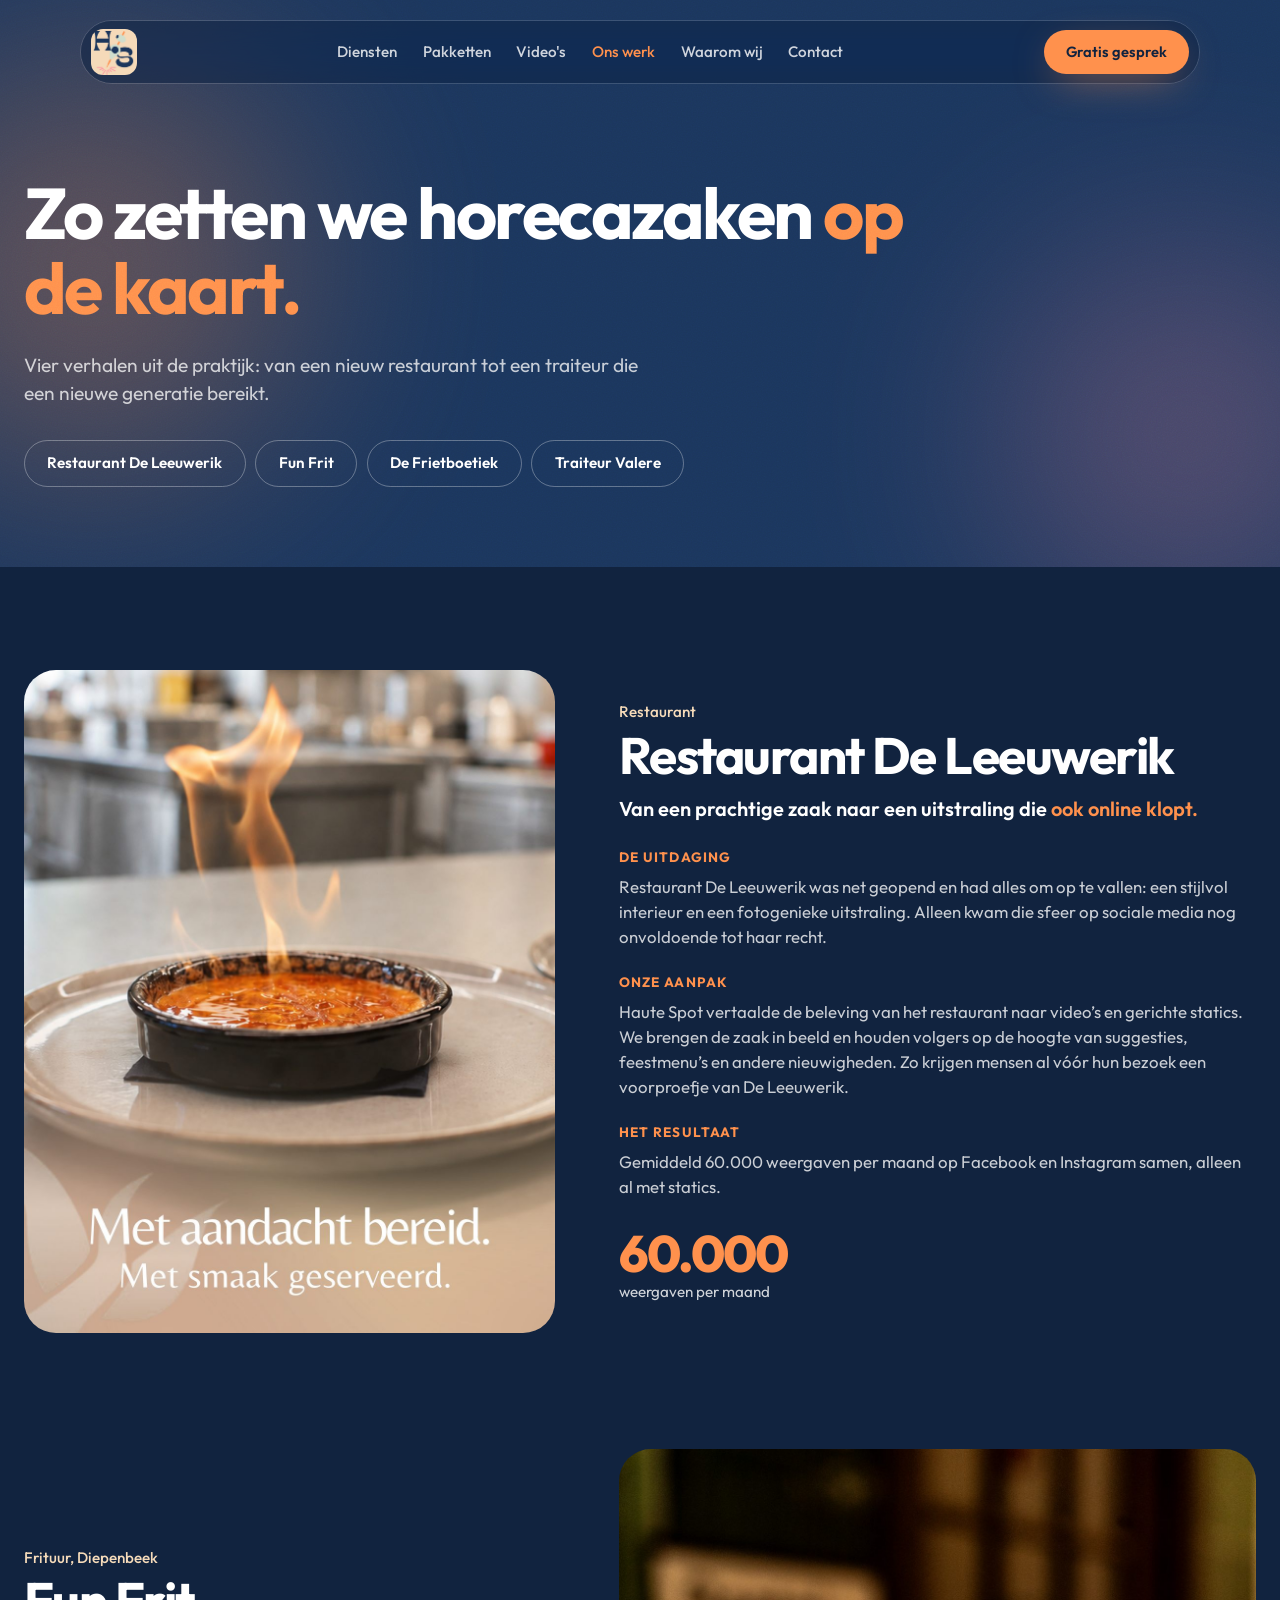
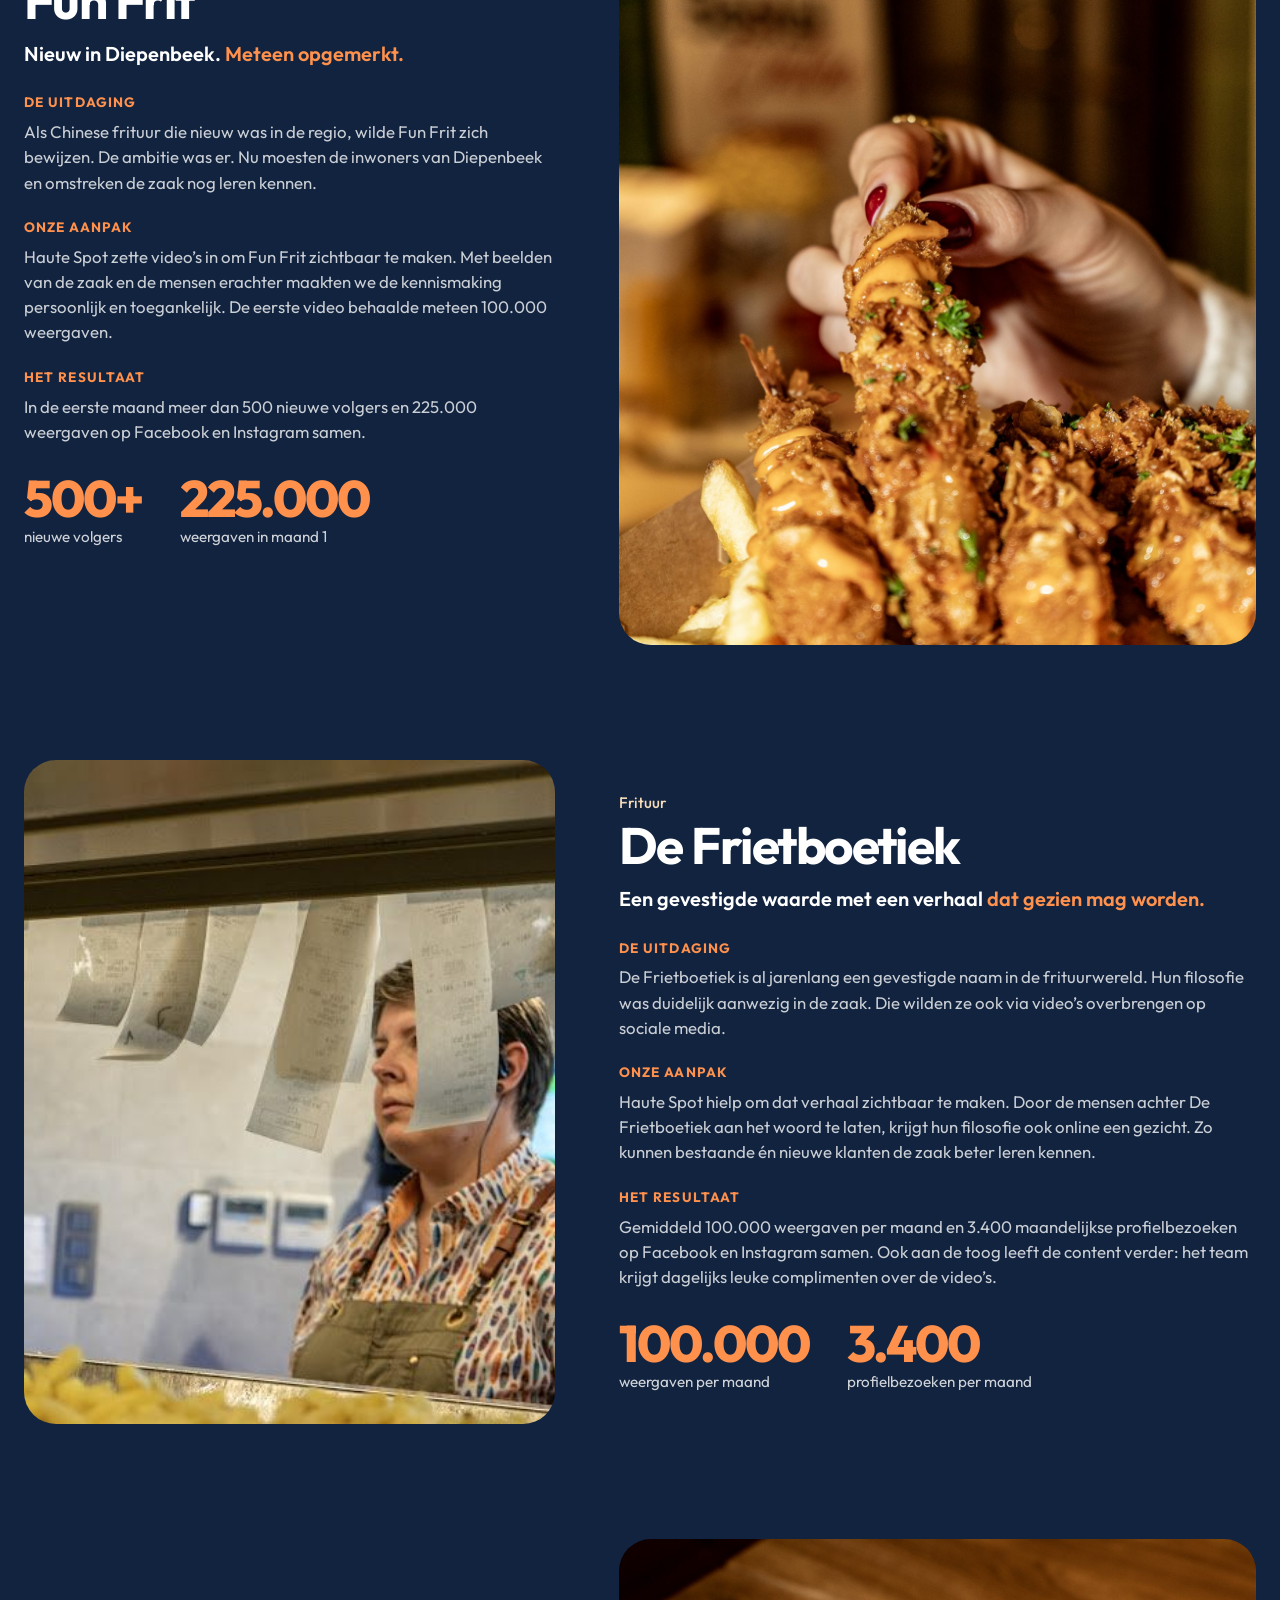
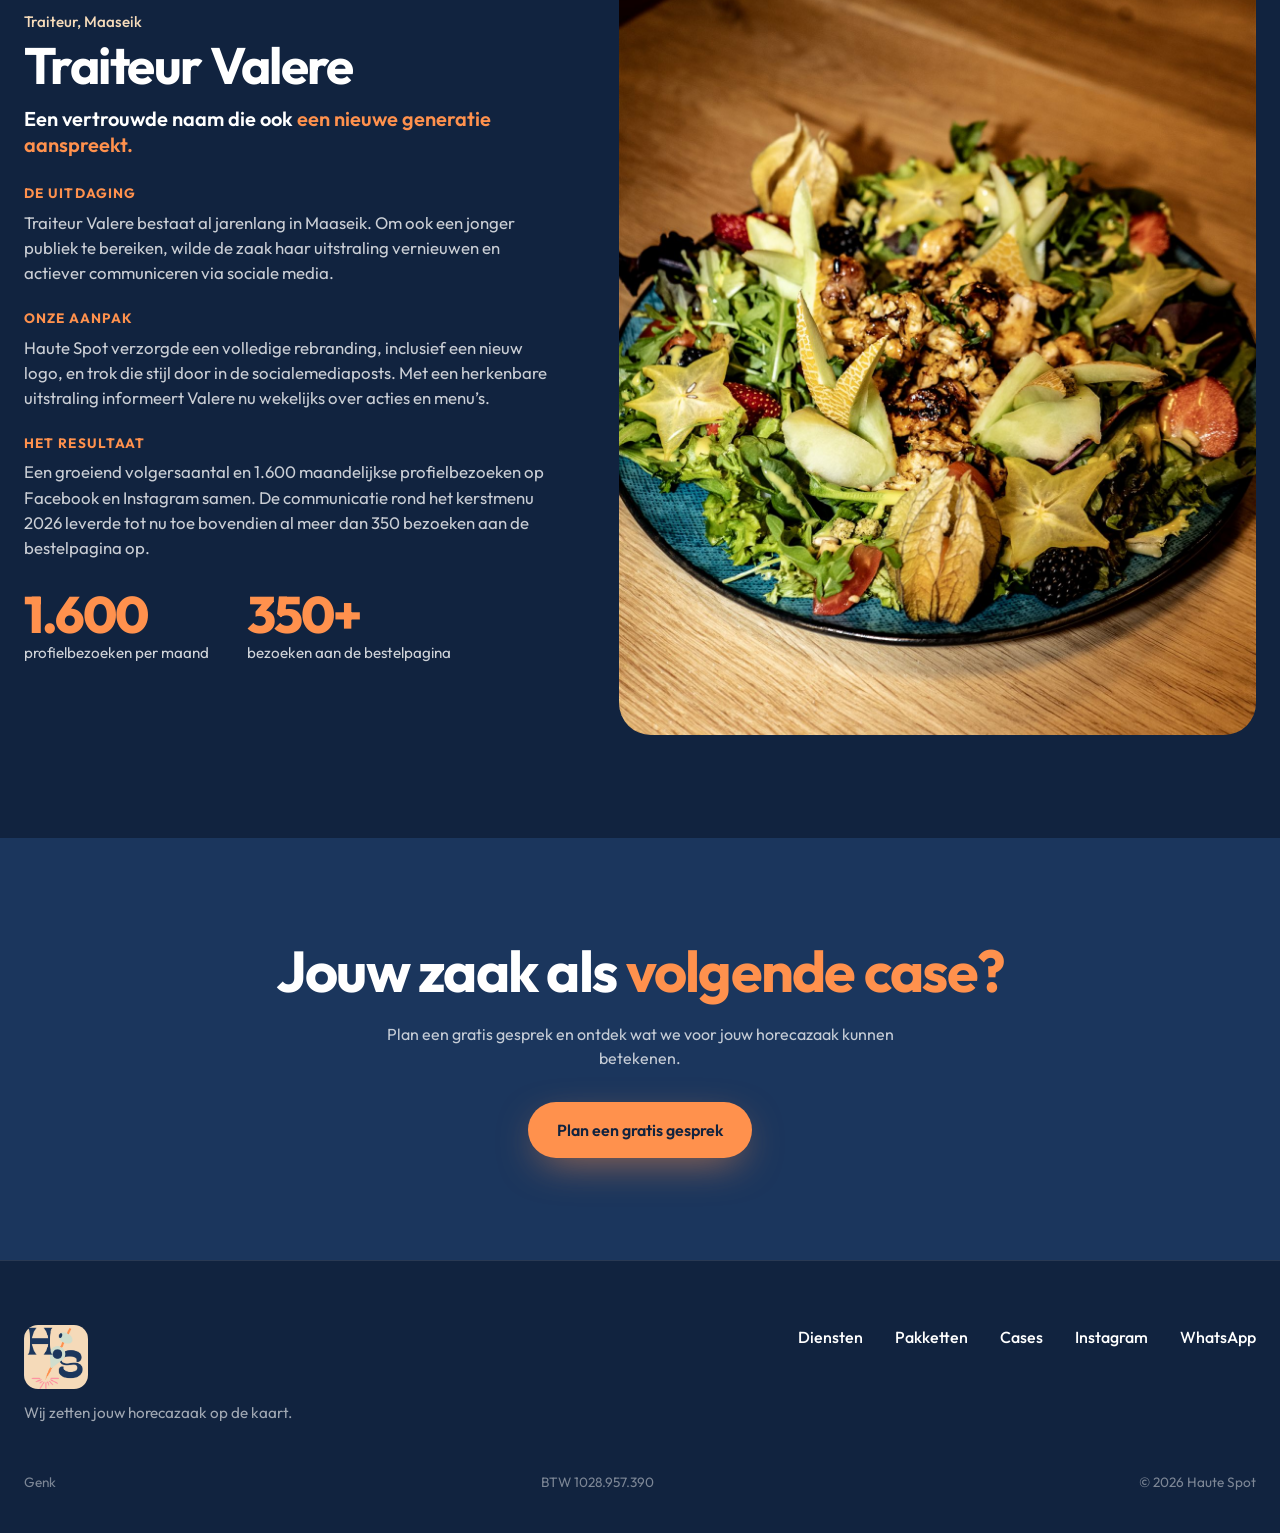
<file: cases.html>
<!doctype html>
<html lang="nl">
<head>
<meta charset="utf-8">
<meta name="viewport" content="width=device-width, initial-scale=1">
<title>Cases | Haute Spot</title>
<meta name="description" content="Lees hoe Haute Spot horecazaken online zichtbaar maakt: de verhalen en resultaten van De Leeuwerik, Fun Frit, De Frietboetiek en Traiteur Valere.">
<link rel="preconnect" href="https://fonts.googleapis.com">
<link rel="preconnect" href="https://fonts.gstatic.com" crossorigin>
<link href="https://fonts.googleapis.com/css2?family=Outfit:wght@300;400;500;600;700;800&display=swap" rel="stylesheet">
<link rel="icon" href="assets/img/logo-mark.png">
<link rel="stylesheet" href="assets/css/styles.css?v=3">
</head>
<body>
<main>
<nav>
  <a href="index.html" class="logo"><img src="assets/img/logo-mark.png" alt="Haute Spot" width="46" height="46"></a>
  <div class="navlinks" id="navlinks">
    <a href="index.html#diensten">Diensten</a>
    <a href="index.html#pakketten">Pakketten</a>
    <a href="videos.html">Video's</a>
    <a href="cases.html" class="current">Ons werk</a>
    <a href="index.html#waarom">Waarom wij</a>
    <a href="index.html#contact">Contact</a>
    <a href="index.html#contact" class="nav-cta">Gratis gesprek</a>
  </div>
  <a href="index.html#contact" class="btn btn-orange">Gratis gesprek</a>
  <button class="burger" type="button" aria-label="Menu openen" aria-expanded="false" aria-controls="navlinks"><span></span><span></span><span></span></button>
</nav>

<header class="vhero grain">
  <div class="orb o1"></div><div class="orb o2"></div>
  <div class="wrap">
    <h1>Zo zetten we horecazaken <em>op de kaart.</em></h1>
    <p>Vier verhalen uit de praktijk: van een nieuw restaurant tot een traiteur die een nieuwe generatie bereikt.</p>
    <div class="filters" style="margin:2rem 0 0"><a class="chip" href="#de-leeuwerik">Restaurant De Leeuwerik</a><a class="chip" href="#fun-frit">Fun Frit</a><a class="chip" href="#de-frietboetiek">De Frietboetiek</a><a class="chip" href="#traiteur-valere">Traiteur Valere</a></div>
  </div>
</header>

<section class="vsec">
  <div class="wrap">
    <article class="cs" id="de-leeuwerik">
      <img src="assets/img/web/p17.jpg" alt="Gerecht met vlam bij Restaurant De Leeuwerik" loading="lazy">
      <div class="cs-body">
        <span class="cs-type">Restaurant</span>
        <h2>Restaurant De Leeuwerik</h2>
        <p class="cs-tag">Van een prachtige zaak naar een uitstraling die <em>ook online klopt.</em></p>
        <h3>De uitdaging</h3>
        <p>Restaurant De Leeuwerik was net geopend en had alles om op te vallen: een stijlvol interieur en een fotogenieke uitstraling. Alleen kwam die sfeer op sociale media nog onvoldoende tot haar recht.</p>
        <h3>Onze aanpak</h3>
        <p>Haute Spot vertaalde de beleving van het restaurant naar video’s en gerichte statics. We brengen de zaak in beeld en houden volgers op de hoogte van suggesties, feestmenu’s en andere nieuwigheden. Zo krijgen mensen al vóór hun bezoek een voorproefje van De Leeuwerik.</p>
        <h3>Het resultaat</h3>
        <p>Gemiddeld 60.000 weergaven per maand op Facebook en Instagram samen, alleen al met statics.</p>
        <div class="stats"><div class="stat"><b>60.000</b><span>weergaven per maand</span></div></div>
      </div>
    </article>
    <article class="cs rev" id="fun-frit">
      <img src="assets/img/web/p19.jpg" alt="Gefrituurde hapjes van Fun Frit" loading="lazy">
      <div class="cs-body">
        <span class="cs-type">Frituur, Diepenbeek</span>
        <h2>Fun Frit</h2>
        <p class="cs-tag">Nieuw in Diepenbeek. <em>Meteen opgemerkt.</em></p>
        <h3>De uitdaging</h3>
        <p>Als Chinese frituur die nieuw was in de regio, wilde Fun Frit zich bewijzen. De ambitie was er. Nu moesten de inwoners van Diepenbeek en omstreken de zaak nog leren kennen.</p>
        <h3>Onze aanpak</h3>
        <p>Haute Spot zette video’s in om Fun Frit zichtbaar te maken. Met beelden van de zaak en de mensen erachter maakten we de kennismaking persoonlijk en toegankelijk. De eerste video behaalde meteen 100.000 weergaven.</p>
        <h3>Het resultaat</h3>
        <p>In de eerste maand meer dan 500 nieuwe volgers en 225.000 weergaven op Facebook en Instagram samen.</p>
        <div class="stats"><div class="stat"><b>500+</b><span>nieuwe volgers</span></div><div class="stat"><b>225.000</b><span>weergaven in maand 1</span></div></div>
      </div>
    </article>
    <article class="cs" id="de-frietboetiek">
      <img src="assets/img/web/p20.jpg" style="object-position:78% center" alt="Medewerkster achter de toog van De Frietboetiek" loading="lazy">
      <div class="cs-body">
        <span class="cs-type">Frituur</span>
        <h2>De Frietboetiek</h2>
        <p class="cs-tag">Een gevestigde waarde met een verhaal <em>dat gezien mag worden.</em></p>
        <h3>De uitdaging</h3>
        <p>De Frietboetiek is al jarenlang een gevestigde naam in de frituurwereld. Hun filosofie was duidelijk aanwezig in de zaak. Die wilden ze ook via video’s overbrengen op sociale media.</p>
        <h3>Onze aanpak</h3>
        <p>Haute Spot hielp om dat verhaal zichtbaar te maken. Door de mensen achter De Frietboetiek aan het woord te laten, krijgt hun filosofie ook online een gezicht. Zo kunnen bestaande én nieuwe klanten de zaak beter leren kennen.</p>
        <h3>Het resultaat</h3>
        <p>Gemiddeld 100.000 weergaven per maand en 3.400 maandelijkse profielbezoeken op Facebook en Instagram samen. Ook aan de toog leeft de content verder: het team krijgt dagelijks leuke complimenten over de video’s.</p>
        <div class="stats"><div class="stat"><b>100.000</b><span>weergaven per maand</span></div><div class="stat"><b>3.400</b><span>profielbezoeken per maand</span></div></div>
      </div>
    </article>
    <article class="cs rev" id="traiteur-valere">
      <img src="assets/img/web/p18.jpg" alt="Verse salade van Traiteur Valere" loading="lazy">
      <div class="cs-body">
        <span class="cs-type">Traiteur, Maaseik</span>
        <h2>Traiteur Valere</h2>
        <p class="cs-tag">Een vertrouwde naam die ook <em>een nieuwe generatie aanspreekt.</em></p>
        <h3>De uitdaging</h3>
        <p>Traiteur Valere bestaat al jarenlang in Maaseik. Om ook een jonger publiek te bereiken, wilde de zaak haar uitstraling vernieuwen en actiever communiceren via sociale media.</p>
        <h3>Onze aanpak</h3>
        <p>Haute Spot verzorgde een volledige rebranding, inclusief een nieuw logo, en trok die stijl door in de socialemediaposts. Met een herkenbare uitstraling informeert Valere nu wekelijks over acties en menu’s.</p>
        <h3>Het resultaat</h3>
        <p>Een groeiend volgersaantal en 1.600 maandelijkse profielbezoeken op Facebook en Instagram samen. De communicatie rond het kerstmenu 2026 leverde tot nu toe bovendien al meer dan 350 bezoeken aan de bestelpagina op.</p>
        <div class="stats"><div class="stat"><b>1.600</b><span>profielbezoeken per maand</span></div><div class="stat"><b>350+</b><span>bezoeken aan de bestelpagina</span></div></div>
      </div>
    </article>
  </div>
</section>

<section class="action" style="padding-block:clamp(4rem,8vw,7rem)">
  <div class="wrap" style="text-align:center">
    <h2 style="font-size:clamp(2rem,4.5vw,3.8rem);font-weight:700;letter-spacing:-.03em;line-height:1.08">Jouw zaak als <em style="font-style:normal;color:var(--orange)">volgende case?</em></h2>
    <p style="margin:1.2rem auto 2rem;color:rgba(255,255,255,.75);max-width:32rem">Plan een gratis gesprek en ontdek wat we voor jouw horecazaak kunnen betekenen.</p>
    <a href="index.html#contact" class="btn btn-orange">Plan een gratis gesprek</a>
  </div>
</section>

<footer>
  <div class="wrap">
    <div class="foot">
      <div>
        <a href="index.html" class="logo"><img src="assets/img/logo-mark.png" alt="Haute Spot" width="64" height="64"></a>
        <p>Wij zetten jouw horecazaak op de kaart.</p>
      </div>
      <div class="links">
        <a href="index.html#diensten">Diensten</a>
    <a href="index.html#pakketten">Pakketten</a>
        <a href="cases.html">Cases</a>
        <a href="https://www.instagram.com/haute_spot_strategy" target="_blank" rel="noopener">Instagram</a>
        <a href="https://wa.me/32493457025" target="_blank" rel="noopener">WhatsApp</a>
      </div>
    </div>
    <div class="legal"><span>Genk</span><span>BTW 1028.957.390</span><span>&copy; 2026 Haute Spot</span></div>
  </div>
</footer>
</main>
<script src="assets/js/nav.js?v=3"></script>
<script src="assets/js/nav.js?v=3"></script>
</body>
</html>
</file>
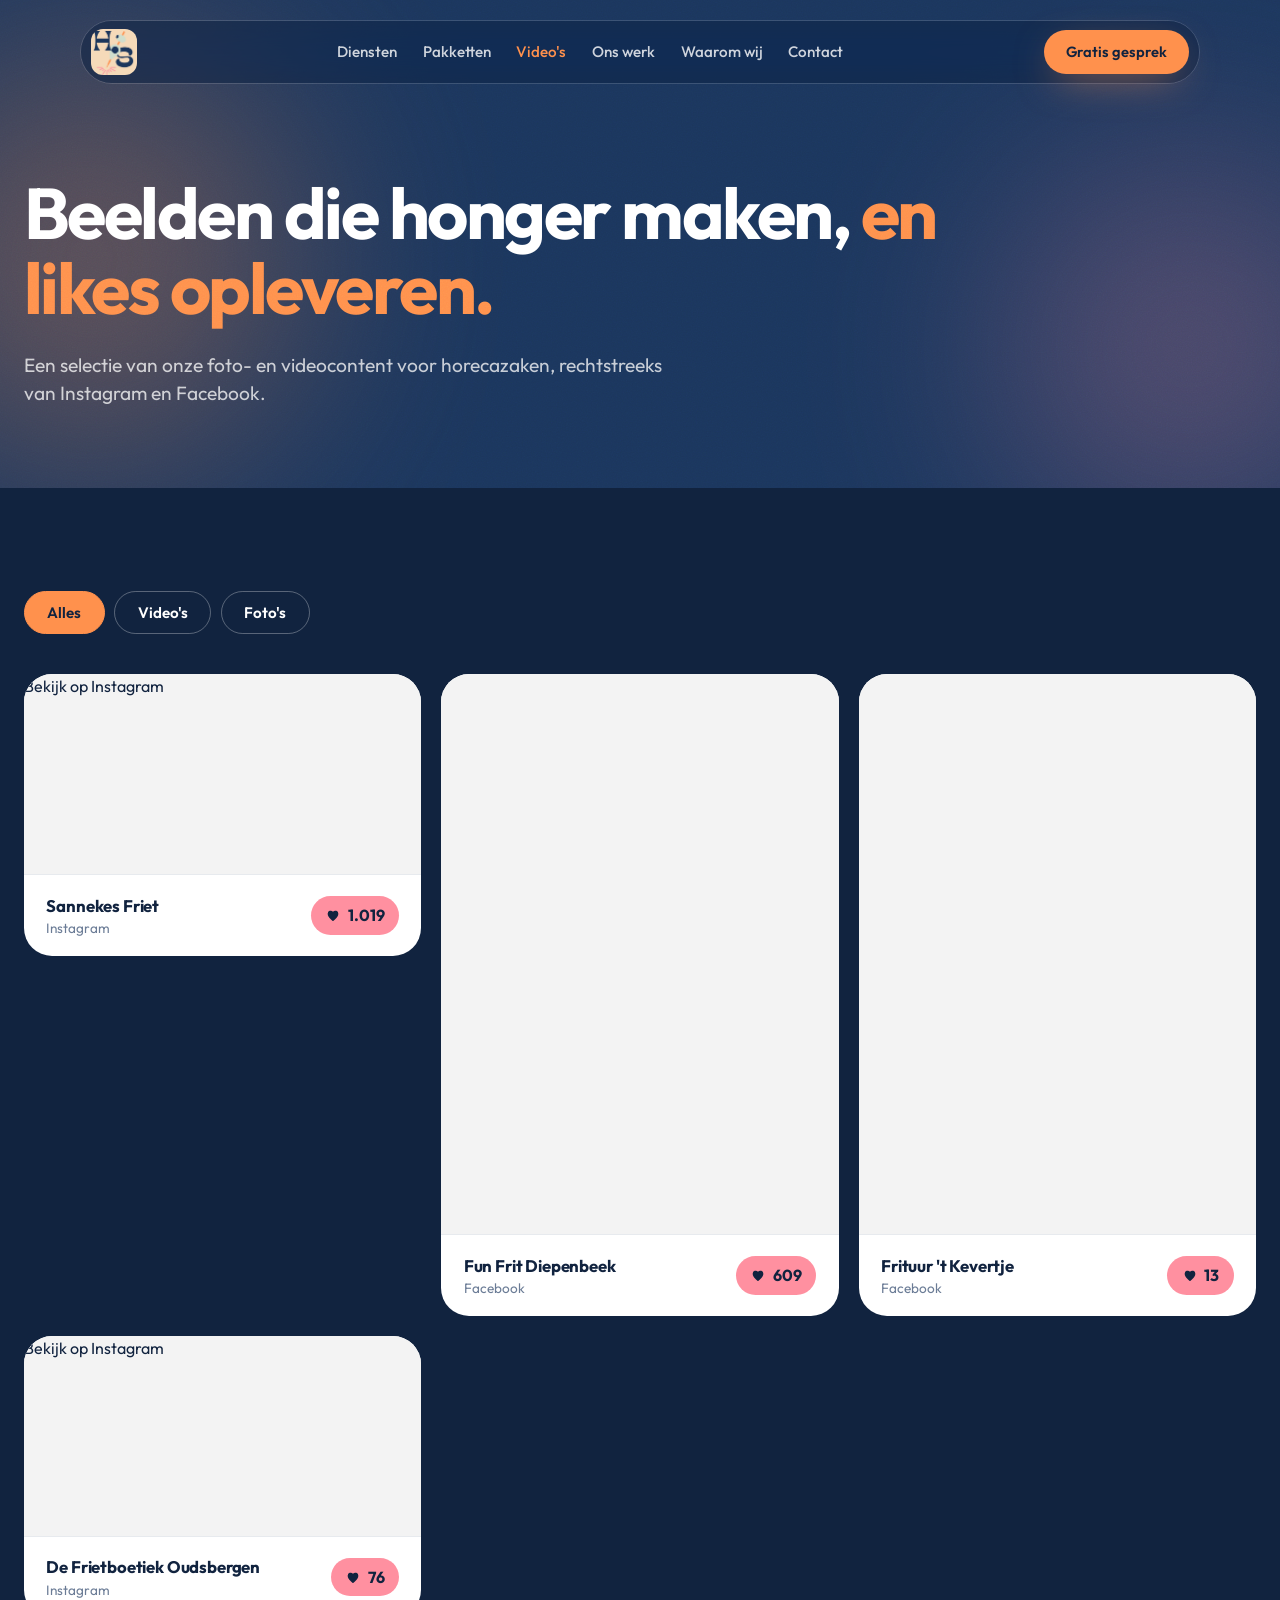
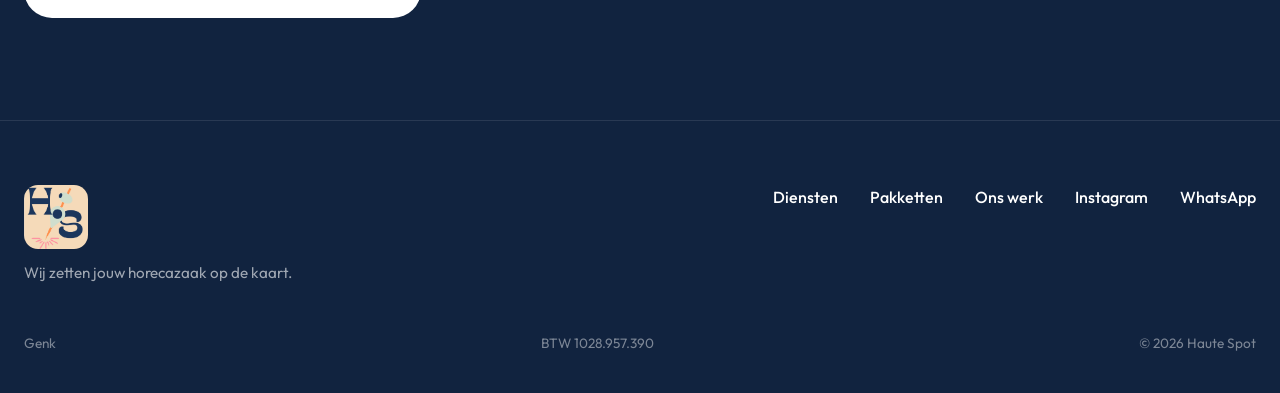
<file: videos.html>
<!doctype html>
<html lang="nl">
<head>
<meta charset="utf-8">
<meta name="viewport" content="width=device-width, initial-scale=1">
<title>Video's | Haute Spot</title>
<meta name="description" content="Bekijk de video's die Haute Spot maakt voor horecazaken, rechtstreeks van Instagram en Facebook, met het aantal likes.">
<link rel="preconnect" href="https://fonts.googleapis.com">
<link rel="preconnect" href="https://fonts.gstatic.com" crossorigin>
<link href="https://fonts.googleapis.com/css2?family=Outfit:wght@300;400;500;600;700;800&display=swap" rel="stylesheet">
<link rel="icon" href="assets/img/logo-mark.png">
<link rel="stylesheet" href="assets/css/styles.css?v=3">
</head>
<body>
<main>
<nav>
  <a href="index.html" class="logo"><img src="assets/img/logo-mark.png" alt="Haute Spot" width="46" height="46"></a>
  <div class="navlinks" id="navlinks">
    <a href="index.html#diensten">Diensten</a>
    <a href="index.html#pakketten">Pakketten</a>
    <a href="videos.html" class="current">Video's</a>
    <a href="index.html#werk">Ons werk</a>
    <a href="index.html#waarom">Waarom wij</a>
    <a href="index.html#contact">Contact</a>
    <a href="index.html#contact" class="nav-cta">Gratis gesprek</a>
  </div>
  <a href="index.html#contact" class="btn btn-orange">Gratis gesprek</a>
  <button class="burger" type="button" aria-label="Menu openen" aria-expanded="false" aria-controls="navlinks"><span></span><span></span><span></span></button>
</nav>

<header class="vhero grain">
  <div class="orb o1"></div><div class="orb o2"></div>
  <div class="wrap">
    <h1>Beelden die honger maken, <em>en likes opleveren.</em></h1>
    <p>Een selectie van onze foto- en videocontent voor horecazaken, rechtstreeks van Instagram en Facebook.</p>
  </div>
</header>

<section class="vsec">
  <div class="wrap">
    <div class="filters" id="filters">
      <button class="chip on" data-f="alle" type="button">Alles</button>
      <button class="chip" data-f="video" type="button">Video's</button>
      <button class="chip" data-f="foto" type="button">Foto's</button>
    </div>
    <div class="vgrid" id="vgrid"></div>
    <p class="vempty" id="vempty" hidden>Binnenkort vind je hier onze nieuwste foto's en video's.</p>
  </div>
</section>

<footer>
  <div class="wrap">
    <div class="foot">
      <div>
        <a href="index.html" class="logo"><img src="assets/img/logo-mark.png" alt="Haute Spot" width="64" height="64"></a>
        <p>Wij zetten jouw horecazaak op de kaart.</p>
      </div>
      <div class="links">
        <a href="index.html#diensten">Diensten</a>
    <a href="index.html#pakketten">Pakketten</a>
        <a href="index.html#werk">Ons werk</a>
        <a href="https://www.instagram.com/haute_spot_strategy" target="_blank" rel="noopener">Instagram</a>
        <a href="https://wa.me/32493457025" target="_blank" rel="noopener">WhatsApp</a>
      </div>
    </div>
    <div class="legal"><span>Genk</span><span>BTW 1028.957.390</span><span>&copy; 2026 Haute Spot</span></div>
  </div>
</footer>
</main>
<script src="assets/js/nav.js?v=3"></script>
<script src="assets/data/videos.js"></script>
<script src="assets/js/videos-page.js"></script>
</body>
</html>
</file>
<file: assets/css/styles.css>
:root{
  --navy:#1B365D;
  --navy-deep:#11233f;
  --orange:#FF914D;
  --pink:#FF90A0;
  --sage:#D1DECE;
  --sand:#F6DBBA;
  --ink:#0e1b30;
  --font:'Outfit',system-ui,sans-serif;
}
*{box-sizing:border-box;margin:0;padding:0}
html{scroll-behavior:smooth}
body{font-family:var(--font);background:var(--navy-deep);color:#fff;-webkit-font-smoothing:antialiased;line-height:1.5}
img{display:block;max-width:100%}
a{color:inherit;text-decoration:none}
main{overflow-x:clip;width:100%;max-width:100%}
.wrap{width:min(1280px,100% - 48px);margin-inline:auto}
.section{padding-block:clamp(7rem,14vw,12rem)}
.grain::after{content:"";position:absolute;inset:0;pointer-events:none;opacity:.12;mix-blend-mode:overlay;background-image:url("data:image/svg+xml,%3Csvg xmlns='http://www.w3.org/2000/svg' width='200' height='200'%3E%3Cfilter id='n'%3E%3CfeTurbulence type='fractalNoise' baseFrequency='.8' numOctaves='2'/%3E%3C/filter%3E%3Crect width='100%25' height='100%25' filter='url(%23n)'/%3E%3C/svg%3E")}

/* buttons */
.btn{display:inline-flex;align-items:center;gap:.6rem;padding:1rem 1.8rem;border-radius:999px;font-weight:600;font-size:1rem;transition:transform .4s cubic-bezier(.2,.8,.2,1),background .3s,box-shadow .4s;border:0;cursor:pointer;font-family:inherit}
.btn:hover{transform:translateY(-3px)}
.btn-orange{background:var(--orange);color:var(--navy-deep);box-shadow:0 12px 40px -12px rgba(255,145,77,.7)}
.btn-orange:hover{background:#ffa56c}
.btn-ghost{background:rgba(255,255,255,.08);color:#fff;border:1px solid rgba(255,255,255,.3);backdrop-filter:blur(10px)}
.btn-ghost:hover{background:rgba(255,255,255,.16)}
.btn-navy{background:var(--navy);color:#fff}

/* nav */
nav{position:fixed;top:20px;left:50%;transform:translateX(-50%);z-index:50;width:min(1120px,100% - 32px);display:flex;align-items:center;justify-content:space-between;gap:1.5rem;padding:.5rem .6rem .5rem .6rem;border-radius:999px;border:1px solid rgba(255,255,255,.14)}
nav::before{content:"";position:absolute;inset:0;z-index:-1;border-radius:inherit;background:rgba(17,35,63,.55);-webkit-backdrop-filter:blur(18px) saturate(1.4);backdrop-filter:blur(18px) saturate(1.4)}
.logo{font-weight:800;font-size:1.25rem;letter-spacing:-.02em;display:flex;align-items:center;gap:.5rem}
.logo i{width:12px;height:12px;border-radius:50%;background:var(--orange);display:inline-block;box-shadow:10px 0 0 -2px var(--pink)}
.logo img{height:46px;width:46px;border-radius:12px;display:block}
footer .logo img{height:64px;width:64px;border-radius:14px}
.navlinks{display:flex;gap:1.6rem;white-space:nowrap;font-size:.95rem;font-weight:500;color:rgba(255,255,255,.8)}
.navlinks a:hover{color:var(--orange)}
nav .btn{padding:.7rem 1.4rem;font-size:.92rem;white-space:nowrap;flex:none}
.burger,.nav-cta{display:none}
@media(max-width:1020px){
  nav .btn{margin-left:auto;margin-right:.5rem}
  .burger{display:flex;flex:none;flex-direction:column;justify-content:center;gap:5px;width:44px;height:44px;min-width:44px;padding:0 12px;border:0;border-radius:50%;background:rgba(255,255,255,.1);cursor:pointer}
  .burger span{display:block;flex:none;width:100%;height:2px;border-radius:2px;background:#fff;transition:transform .3s,opacity .3s}
  nav.open .burger span:nth-child(1){transform:translateY(7px) rotate(45deg)}
  nav.open .burger span:nth-child(2){opacity:0}
  nav.open .burger span:nth-child(3){transform:translateY(-7px) rotate(-45deg)}
  .navlinks{display:none;position:absolute;top:calc(100% + 10px);left:0;right:0;flex-direction:column;gap:.2rem;padding:.8rem;border-radius:28px;background:#11233f;border:1px solid rgba(255,255,255,.14);font-size:1.1rem}
  nav.open .navlinks{display:flex}
  .navlinks a{padding:.9rem 1.1rem;border-radius:16px}
  .navlinks a:active{background:rgba(255,255,255,.08)}
}
@media(max-width:520px){nav .btn{display:none}.burger{margin-left:auto}.nav-cta{display:block;background:var(--orange);color:var(--navy-deep);font-weight:600;text-align:center;margin-top:.4rem}.navlinks a.nav-cta:hover{color:var(--navy-deep)}}

/* hero */
.hero{position:relative;min-height:100vh;display:grid;place-items:center;text-align:center;padding:9rem 0 6rem;overflow:hidden;isolation:isolate}
.hero-bg{position:absolute;inset:-5%;z-index:-2;background:url('../img/web/p07.jpg') center/cover;filter:grayscale(.6) contrast(1.15);opacity:.55}
.hero::before{content:"";position:absolute;inset:0;z-index:-1;background:radial-gradient(ellipse at center,rgba(17,35,63,.55) 0%,rgba(17,35,63,.92) 70%),linear-gradient(180deg,rgba(27,54,93,.4),var(--navy-deep))}
.hero::after{z-index:0}
.hero .orb{position:absolute;border-radius:50%;filter:blur(110px);z-index:-1}
.orb.o1{width:420px;height:420px;background:var(--orange);opacity:.35;left:-120px;top:20%}
.orb.o2{width:380px;height:380px;background:var(--pink);opacity:.28;right:-100px;bottom:5%}
h1{font-weight:700;letter-spacing:-.035em;line-height:1.04;font-size:clamp(2.8rem,6.2vw,6rem);max-width:72rem;margin-inline:auto}
h1 em{font-style:normal;color:var(--orange)}
.hero h1 em{color:var(--sand)}
.hero .ctas .btn-orange{background:var(--sand);box-shadow:0 12px 40px -12px rgba(246,219,186,.5)}
.hero .ctas .btn-orange:hover{background:#fbe6cc}
.hero-grid{display:grid;grid-template-columns:1.3fr .7fr;gap:3rem;align-items:center}
.hero-grid h1{font-size:clamp(2.6rem,5vw,5rem)}
.hero-photo{width:100%}
@media(max-width:900px){.hero-grid{grid-template-columns:1fr}.hero-photo{max-width:420px;margin:0 auto}}
.hero-photo img{width:100%;aspect-ratio:4/5;object-fit:cover;border-radius:28px;display:block;border:2px solid rgba(255,255,255,.25)}
.pill{display:inline-block;width:clamp(4.5rem,9vw,8.5rem);height:.78em;border-radius:999px;vertical-align:middle;background-size:cover;background-position:center;margin-inline:.12em;transform:translateY(-.06em);border:2px solid rgba(255,255,255,.3)}
.hero p.lead{max-width:44rem;margin:2.2rem auto 2.8rem;font-size:clamp(1.05rem,1.5vw,1.3rem);color:rgba(255,255,255,.78)}
.ctas{display:flex;gap:1rem;justify-content:center;flex-wrap:wrap}

/* marquee */
.marquee{background:var(--orange);color:var(--navy-deep);padding:1.4rem 0;overflow:hidden;transform:rotate(-1.2deg);margin-block:-1.5rem;position:relative;z-index:5}
.track{display:flex;gap:3rem;width:max-content;animation:scroll 32s linear infinite}
.track span{font-size:clamp(1.6rem,3vw,2.6rem);font-weight:700;letter-spacing:-.02em;display:flex;align-items:center;gap:3rem;white-space:nowrap}
.track span::after{content:"";width:14px;height:14px;border-radius:50%;background:var(--navy)}
@keyframes scroll{to{transform:translateX(-50%)}}

/* statement */
.statement{background:var(--sand);color:var(--navy);position:relative}
.statement .wrap{max-width:1100px}
.scrub{font-size:clamp(1.9rem,4.2vw,3.9rem);font-weight:600;line-height:1.18;letter-spacing:-.03em}
.scrub .w{opacity:.12;display:inline-block;margin-right:.26em}
.statement .sub{margin-top:3rem;font-size:1.15rem;color:rgba(27,54,93,.75);max-width:40rem}

/* bento */
.interest{background:var(--navy);position:relative;overflow:hidden}
.sec-head{max-width:60rem;margin-bottom:4.5rem}
.sec-head h2{font-size:clamp(2.2rem,4.6vw,4.4rem);font-weight:700;letter-spacing:-.035em;line-height:1.06}
.sec-head h2 em{font-style:normal;color:var(--pink)}
.sec-head p{margin-top:1.4rem;font-size:1.15rem;color:rgba(255,255,255,.7);max-width:38rem}
.bento{display:grid;grid-template-columns:repeat(4,1fr);grid-auto-flow:dense;grid-auto-rows:minmax(230px,auto);gap:16px}
.card{position:relative;border-radius:28px;overflow:hidden;padding:2rem;display:flex;flex-direction:column;justify-content:flex-end;isolation:isolate;transition:transform .6s cubic-bezier(.2,.8,.2,1)}
.card:hover{transform:translateY(-6px)}
.card h3{font-size:clamp(1.4rem,2vw,2rem);font-weight:700;letter-spacing:-.02em;line-height:1.1}
.card p{margin-top:.7rem;font-size:1rem;opacity:.85;max-width:30rem}
.card .bg{position:absolute;inset:0;z-index:-2;background-size:cover;background-position:center;transition:transform .9s ease-out}
.card:hover .bg{transform:scale(1.06)}
.card .num{position:absolute;top:1.6rem;right:1.8rem;font-size:.9rem;font-weight:600;opacity:.6}
.c-a{grid-column:span 2;grid-row:span 2;color:#fff}
.c-a .bg{filter:grayscale(.5) contrast(1.1)}
.c-a::before{content:"";position:absolute;inset:0;z-index:-1;background:linear-gradient(180deg,rgba(17,35,63,.1),rgba(17,35,63,.92))}
.c-b{grid-column:span 2;background:var(--sand);color:var(--navy-deep)}
.c-c{background:var(--sand);color:var(--navy-deep)}
.c-d{background:var(--sand);color:var(--navy-deep)}
.c-e{grid-column:span 3;background:var(--navy-deep);border:1px solid rgba(255,255,255,.14);color:#fff}
.c-e .bg{opacity:.35;filter:grayscale(1);mix-blend-mode:luminosity}
.c-f{background:var(--sand);color:var(--navy-deep)}
.card svg{position:absolute;top:1.6rem;left:1.8rem;width:34px;height:34px}
@media(max-width:900px){
  .bento{grid-template-columns:repeat(2,1fr)}
  .c-a{grid-column:span 2;grid-row:span 2}
  .c-b{grid-column:span 2}
  .c-e{grid-column:span 2}
}
@media(max-width:560px){
  .bento{grid-template-columns:1fr}
  .c-a,.c-b,.c-e{grid-column:span 1}
  .c-a{grid-row:span 1;min-height:380px}
}

/* cases (pinned split) */
.cases{background:var(--navy-deep);position:relative}
.split{display:grid;grid-template-columns:5fr 7fr;gap:6rem;align-items:start}
@media(min-width:901px){.pin-left{position:sticky;top:20vh}}
.pin-left h2{font-size:clamp(2.4rem,5vw,4.8rem);font-weight:700;letter-spacing:-.035em;line-height:1.04}
.pin-left h2 em{font-style:normal;color:var(--orange)}
.pin-left p{margin-top:1.6rem;color:rgba(255,255,255,.7);font-size:1.15rem;max-width:26rem}
.case-list{display:flex;flex-direction:column;gap:5rem}
.case{border-radius:32px;overflow:hidden;position:relative;aspect-ratio:4/3.2;display:flex;flex-direction:column;justify-content:flex-end;padding:2.4rem;isolation:isolate;transform-origin:center}
.case .bg{position:absolute;inset:0;z-index:-2;background-size:cover;background-position:center;filter:grayscale(.4) contrast(1.1);transition:transform .9s ease-out}
.case:hover .bg{transform:scale(1.06)}
.case::before{content:"";position:absolute;inset:0;z-index:-1;background:linear-gradient(180deg,rgba(17,35,63,.05) 30%,rgba(17,35,63,.95))}
.case .type{font-size:.95rem;font-weight:500;color:var(--sand)}
.case h3{font-size:clamp(1.8rem,3vw,2.8rem);font-weight:700;letter-spacing:-.025em;margin:.3rem 0 1.4rem}
.case .story{max-width:34rem;margin:-.6rem 0 1.4rem;color:rgba(255,255,255,.85);font-size:1rem;line-height:1.5}
.stats{display:flex;gap:2.4rem;flex-wrap:wrap}
.stat b{display:block;font-size:clamp(2.2rem,4vw,3.6rem);font-weight:800;letter-spacing:-.04em;color:var(--orange);line-height:1}
.stat span{font-size:.95rem;color:rgba(255,255,255,.8)}
@media(max-width:900px){.split{grid-template-columns:1fr;gap:3rem}.case{aspect-ratio:auto;min-height:420px}}

/* accordion */
.why{background:var(--sage);color:var(--navy)}
.why .sec-head p{color:rgba(27,54,93,.75)}
.why .sec-head h2 em{color:var(--orange)}
.acc{display:flex;gap:14px;height:560px}
.slice{flex:1;position:relative;border-radius:32px;overflow:hidden;cursor:pointer;transition:flex .8s cubic-bezier(.2,.8,.2,1);color:#fff;isolation:isolate;display:flex;flex-direction:column;justify-content:flex-end;padding:2rem}
.slice.active{flex:4.5}
.slice .bg{position:absolute;inset:0;z-index:-2;background-size:cover;background-position:center;filter:grayscale(.5) contrast(1.1);transition:transform .9s}
.slice:hover .bg{transform:scale(1.05)}
.slice::before{content:"";position:absolute;inset:0;z-index:-1;background:linear-gradient(180deg,rgba(27,54,93,.25),rgba(17,35,63,.94))}
.slice h3{font-size:1.7rem;font-weight:700;letter-spacing:-.02em;line-height:1.1;white-space:nowrap}
.slice p{max-height:0;opacity:0;overflow:hidden;transition:max-height .6s,opacity .6s .15s;max-width:26rem;margin-top:0}
.slice.active p{max-height:160px;opacity:.9;margin-top:.8rem}
.slice .tag{position:absolute;top:1.6rem;left:2rem;width:44px;height:44px;border-radius:50%;display:grid;place-items:center;background:var(--orange);color:var(--navy-deep);font-weight:700}
.slice:not(.active) h3{writing-mode:vertical-rl;transform:rotate(180deg);align-self:flex-start}
@media(max-width:820px){
  .acc{flex-direction:column;height:auto}
  .slice{min-height:110px;flex:none;transition:min-height .7s}
  .slice.active{min-height:360px}
  .slice:not(.active) h3{writing-mode:horizontal-tb;transform:none}
  .slice .tag{left:auto;right:1.4rem;top:1.2rem}
  .slice h3{white-space:normal;padding-right:3.4rem}
}

/* action */
.action{background:var(--navy);position:relative;overflow:hidden}
.action .orb{position:absolute;border-radius:50%;filter:blur(120px);pointer-events:none}
.action .o1{width:500px;height:500px;background:var(--orange);opacity:.22;right:-150px;top:-100px}
.action .o2{width:420px;height:420px;background:var(--pink);opacity:.2;left:-120px;bottom:-100px}
.cta-grid{display:grid;grid-template-columns:7fr 5fr;gap:5rem;align-items:center;position:relative}
.cta-grid h2{font-size:clamp(2.6rem,5.6vw,5.6rem);font-weight:700;letter-spacing:-.04em;line-height:1.02}
.cta-grid h2 em{font-style:normal;color:var(--orange)}
.cta-grid .lead{margin-top:1.8rem;font-size:1.2rem;color:rgba(255,255,255,.75);max-width:34rem}
.contact-list{margin-top:2.6rem;display:grid;gap:.5rem;font-size:1.05rem;color:rgba(255,255,255,.85)}
.contact-list a:hover{color:var(--orange)}
form{background:var(--sand);color:var(--navy);padding:2.4rem;border-radius:32px;display:grid;gap:1.1rem}
form h3{font-size:1.6rem;font-weight:700;letter-spacing:-.02em}
label{font-size:.88rem;font-weight:600;display:grid;gap:.4rem}
input,textarea{font-family:inherit;font-size:1rem;padding:.9rem 1.1rem;border-radius:16px;border:1.5px solid rgba(27,54,93,.2);background:#fff;color:var(--navy-deep);outline:none;transition:border .3s,box-shadow .3s}
input:focus,textarea:focus{border-color:var(--orange);box-shadow:0 0 0 4px rgba(255,145,77,.25)}
textarea{min-height:110px;resize:vertical}
form .btn{justify-content:center;width:100%}
.note{font-size:.85rem;color:rgba(27,54,93,.7)}
@media(max-width:900px){.cta-grid{grid-template-columns:1fr;gap:3rem}}

footer{background:var(--navy-deep);padding:4rem 0 2.5rem;border-top:1px solid rgba(255,255,255,.1)}
.foot{display:flex;justify-content:space-between;gap:2rem;flex-wrap:wrap;align-items:flex-start}
.foot p{color:rgba(255,255,255,.6);font-size:.95rem;margin-top:.8rem}
.foot .links{display:flex;gap:2rem;flex-wrap:wrap;font-weight:500}
.foot .links a:hover{color:var(--orange)}
.legal{margin-top:3rem;font-size:.85rem;color:rgba(255,255,255,.45);display:flex;justify-content:space-between;flex-wrap:wrap;gap:1rem}
.big-word{font-size:clamp(4rem,17vw,15rem);font-weight:800;letter-spacing:-.06em;line-height:.85;color:transparent;-webkit-text-stroke:1px rgba(255,255,255,.14);margin-top:3rem;text-align:center;white-space:nowrap}

@media(prefers-reduced-motion:reduce){.track{animation:none}}

/* video pagina */
.navlinks a.current{color:var(--orange)}
.vhero{position:relative;padding:11rem 0 5rem;overflow:hidden;isolation:isolate;background:var(--navy)}
.vhero .orb{position:absolute;border-radius:50%;filter:blur(110px);z-index:-1}
.vhero .o1{width:420px;height:420px;background:var(--orange);opacity:.3;left:-120px;top:10%}
.vhero .o2{width:380px;height:380px;background:var(--pink);opacity:.25;right:-100px;bottom:-10%}
.vhero h1{font-weight:700;letter-spacing:-.035em;line-height:1.04;text-align:left;margin:0;max-width:60rem;font-size:clamp(2.6rem,5.6vw,5.2rem)}
.vhero h1 em{font-style:normal;color:var(--orange)}
.vhero p{margin-top:1.6rem;max-width:40rem;color:rgba(255,255,255,.75);font-size:1.2rem}
.vsec{background:var(--navy-deep);padding-block:clamp(4rem,8vw,7rem)}
.add{background:var(--sand);color:var(--navy);border-radius:32px;padding:2rem;display:grid;grid-template-columns:3fr 2fr 1.2fr auto;gap:1rem;align-items:end;margin-bottom:4rem}
.add h2{grid-column:1/-1;font-size:1.5rem;font-weight:700;letter-spacing:-.02em}
.add .hint{grid-column:1/-1;font-size:.9rem;color:rgba(27,54,93,.75)}
.add .btn{padding:.95rem 1.6rem}
@media(max-width:900px){.add{grid-template-columns:1fr}}
.vgrid{display:grid;grid-template-columns:repeat(auto-fill,minmax(320px,1fr));gap:20px;align-items:start}
.vcard{background:#fff;color:var(--navy-deep);border-radius:28px;overflow:hidden;display:flex;flex-direction:column;transition:transform .6s cubic-bezier(.2,.8,.2,1)}
.vcard:hover{transform:translateY(-6px)}
.vmedia{background:#f3f3f3;min-height:200px;display:flex;justify-content:center;overflow:hidden}
.vmedia iframe{border:0;width:100%;display:block}
.vmedia .instagram-media{margin:0 !important;min-width:100% !important;max-width:100% !important;border:0 !important;box-shadow:none !important}
.vmeta{display:flex;align-items:center;justify-content:space-between;gap:1rem;padding:1.1rem 1.4rem;border-top:1px solid rgba(27,54,93,.1)}
.vmeta strong{font-size:1.05rem;letter-spacing:-.01em}
.vmeta small{display:block;color:rgba(27,54,93,.65);font-size:.85rem}
.likes{display:inline-flex;align-items:center;gap:.4rem;background:var(--pink);color:var(--navy-deep);font-weight:700;padding:.45rem .9rem;border-radius:999px;white-space:nowrap}
.likes svg{width:16px;height:16px}
.vfallback{padding:2.4rem 1.4rem;text-align:center}
.vfallback a{color:var(--orange);font-weight:600;word-break:break-all}
.vempty{color:rgba(255,255,255,.7);font-size:1.1rem}
.vrm{border:0;background:transparent;color:rgba(27,54,93,.55);cursor:pointer;font-size:.85rem;font-family:inherit}
.vrm:hover{color:var(--navy)}
.card .more{display:inline-block;margin-top:1rem;font-weight:600;color:var(--orange)}

.filters{display:flex;gap:.6rem;margin-bottom:2.5rem;flex-wrap:wrap}
.chip{font-family:inherit;font-weight:600;font-size:.95rem;padding:.7rem 1.4rem;border-radius:999px;border:1px solid rgba(255,255,255,.3);background:transparent;color:#fff;cursor:pointer;transition:background .3s}
.chip:hover{background:rgba(255,255,255,.1)}
.chip.on{background:var(--orange);color:var(--navy-deep);border-color:var(--orange)}

/* bevestigingspopup */
.modal{position:fixed;inset:0;z-index:100;display:grid;place-items:center;padding:20px;background:rgba(10,20,38,.72);backdrop-filter:blur(8px);overflow-y:auto}
.modal[hidden]{display:none}
.modal-card{position:relative;background:var(--sand);color:var(--navy);border-radius:32px;padding:2.6rem;width:min(600px,100%);margin:auto;display:grid;gap:1.1rem;box-shadow:0 40px 120px -20px rgba(0,0,0,.6)}
.modal-card h2{font-size:clamp(1.8rem,4vw,2.4rem);letter-spacing:-.03em;line-height:1.1;font-weight:700}
.modal-x{position:absolute;top:1rem;right:1.2rem;width:40px;height:40px;border-radius:50%;border:0;background:rgba(27,54,93,.1);color:var(--navy);font-size:1.6rem;line-height:1;cursor:pointer}
.modal-x:hover{background:rgba(27,54,93,.2)}
.m-lead{font-size:1rem;line-height:1.6}
.m-box{background:#fff;border-radius:20px;padding:1.3rem 1.5rem}
.m-sum{border-left:6px solid var(--pink)}
.m-cap{font-size:.8rem;text-transform:uppercase;letter-spacing:.05em;color:#6b7a93;margin-bottom:.7rem}
.m-steps{list-style:none;display:grid;gap:.9rem}
.m-steps li{display:flex;gap:.9rem;align-items:flex-start}
.m-steps b{flex:none;width:26px;height:26px;border-radius:50%;display:grid;place-items:center;font-size:.85rem;color:var(--navy-deep)}
.m-steps strong{display:block}
.m-steps span{font-size:.95rem;color:#4a5d7a}
.m-sum p{font-size:.95rem;margin-bottom:.2rem;overflow-wrap:anywhere}
.m-vraag{margin-top:.6rem;color:#4a5d7a;white-space:pre-line}
.m-actions{display:flex;gap:.7rem;flex-wrap:wrap}
@media(max-width:520px){.modal-card{padding:2rem 1.4rem}}

/* spamfilter */
.hp{position:absolute;left:-9999px;width:1px;height:1px;overflow:hidden}
#captcha{min-height:0;overflow:hidden}
a.card{color:inherit;cursor:pointer}
.card .more{transition:transform .4s}
a.card:hover .more{transform:translateX(6px)}

/* fotostrook */
.strip{display:grid;grid-template-columns:repeat(4,1fr);gap:14px;margin-top:4rem}
.strip img{width:100%;aspect-ratio:3/4;object-fit:cover;border-radius:24px}
.strip img:nth-child(even){margin-top:2.5rem}
@media(max-width:700px){.strip{grid-template-columns:repeat(2,1fr)}}

/* pakketten */
.packs{background:var(--navy)}
.pack-grid{display:grid;grid-template-columns:repeat(3,1fr);gap:16px;align-items:stretch}
.pack{position:relative;background:var(--sand);color:var(--navy-deep);border-radius:28px;padding:2.2rem;display:flex;flex-direction:column;gap:1.2rem}
.pack.hot{background:var(--orange)}
.pack .badge{align-self:flex-start;background:var(--navy-deep);color:#fff;font-size:.8rem;font-weight:600;padding:.4rem .9rem;border-radius:999px}
.pack h3{font-size:clamp(1.6rem,2.4vw,2.2rem);font-weight:700;letter-spacing:-.02em}
.price{display:flex;align-items:baseline;gap:.4rem}
.price b{font-size:clamp(2.6rem,4vw,3.6rem);font-weight:800;letter-spacing:-.04em;line-height:1}
.price span{font-weight:500;opacity:.7}
.pack ul{list-style:none;display:grid;gap:.6rem;font-weight:500}
.pack li::before{content:"";display:inline-block;width:.55rem;height:.55rem;border-radius:50%;background:var(--navy);margin-right:.7rem}
.pack .inc{font-size:.95rem;opacity:.85;padding-top:1.2rem;border-top:1px solid rgba(17,35,63,.2)}
.pack .btn{margin-top:auto;justify-content:center}
.pack.hot .btn-navy{background:var(--navy-deep)}
.pack-all{margin-top:16px;border:1px solid rgba(255,255,255,.2);border-radius:28px;padding:2.2rem;display:grid;grid-template-columns:1fr 2fr;gap:2rem;align-items:center}
.pack-all h3{font-size:clamp(1.4rem,2vw,1.9rem);font-weight:700;letter-spacing:-.02em}
.pack-all ul{list-style:none;display:grid;grid-template-columns:1fr 1fr;gap:.8rem 2rem;color:rgba(255,255,255,.85)}
.pack-all li::before{content:"";display:inline-block;width:.55rem;height:.55rem;border-radius:50%;background:var(--pink);margin-right:.7rem}
@media(max-width:900px){.pack-grid{grid-template-columns:1fr}.pack-all{grid-template-columns:1fr}.pack-all ul{grid-template-columns:1fr}}

/* cases-pagina */
.cs{display:grid;grid-template-columns:5fr 6fr;gap:clamp(2rem,5vw,5rem);align-items:center;scroll-margin-top:7rem}
.cs+.cs{margin-top:clamp(4rem,9vw,8rem)}
.cs.rev img{order:2}
.cs img{width:100%;aspect-ratio:4/5;object-fit:cover;border-radius:32px}
.cs-type{font-size:.95rem;font-weight:500;color:var(--sand)}
.cs h2{font-size:clamp(2rem,4vw,3.4rem);font-weight:700;letter-spacing:-.03em;line-height:1.05;margin:.3rem 0 .8rem}
.cs-tag{font-size:1.25rem;font-weight:600;line-height:1.3;margin-bottom:1.6rem}
.cs-tag em{font-style:normal;color:var(--orange)}
.cs h3{font-size:.85rem;font-weight:700;letter-spacing:.08em;text-transform:uppercase;color:var(--orange);margin:1.4rem 0 .4rem}
.cs-body>p:not(.cs-tag){color:rgba(255,255,255,.78);font-size:1.05rem}
.cs .stats{margin-top:1.8rem}
@media(max-width:900px){.cs{grid-template-columns:1fr}.cs.rev img{order:0}.cs img{aspect-ratio:4/3}}
</file>
